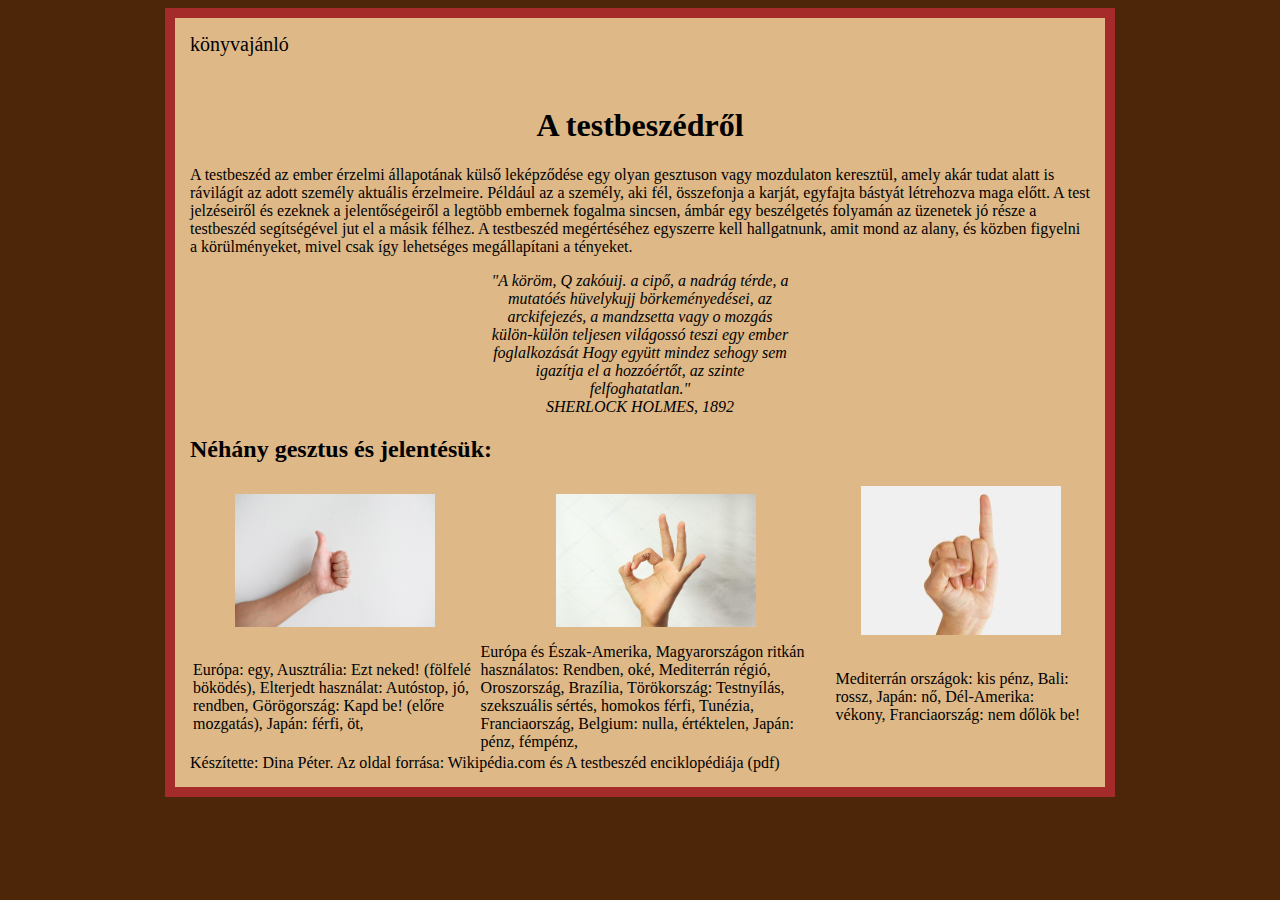
<file: index.html>
<!DOCTYPE html>
<html lang="en">
<head>
    <meta charset="UTF-8">
    <meta name="viewport" content="width=device-width, initial-scale=1.0">
    <link rel="stylesheet" href="Testbeszed.css" type="text/css">
    <title>Testbeszéd</title>
</head>
<body>
    <div class="oldal">
        <div class="menu">
            <a href="könyvajánló.html">könyvajánló</a>
        </div>
        <div class="tartalom">
            <h1>A testbeszédről</h1>
            <p>A testbeszéd az ember érzelmi állapotának külső leképződése egy olyan gesztuson vagy mozdulaton keresztül, amely akár tudat alatt is rávilágít az adott személy aktuális érzelmeire. Például az a személy, aki fél, összefonja a karját, egyfajta bástyát létrehozva maga előtt. A test jelzéseiről és ezeknek a jelentőségeiről a legtöbb embernek fogalma sincsen, ámbár egy beszélgetés folyamán az üzenetek jó része a testbeszéd segítségével jut el a másik félhez. A testbeszéd megértéséhez egyszerre kell hallgatnunk, amit mond az alany, és közben figyelni a körülményeket, mivel csak így lehetséges megállapítani a tényeket.</p>
            <p class="idezet">"A köröm, Q zakóuij. a cipő, a nadrág térde, a mutatóés hüvelykujj börkeményedései, az arckifejezés, a mandzsetta
            vagy o mozgás külön-külön teljesen világossó teszi
            egy ember foglalkozását Hogy együtt mindez sehogy sem
            igazítja el a hozzóértőt, az szinte felfoghatatlan."<br>
            SHERLOCK HOLMES, 1892</p>
            <h2>Néhány gesztus és jelentésük:</h2>
            <table>
                <tr id="sor">
                    <td>
                        <img src="gesztus1.jpg" alt="rendben" title="rendben">
                    </td>
                    <td>
                        <img src="gesztus2.jpg" alt="oké" title="oké">
                    </td>
                    <td>
                        <img src="gesztus3.jpg" alt="kis pénz" title="kis pénz">
                    </td>
                </tr>
                <tr>
                    <td>
                        Európa: egy,
                        Ausztrália: Ezt neked! (fölfelé böködés),
                        Elterjedt használat: Autóstop, jó, rendben,
                        Görögország: Kapd be! (előre mozgatás),
                        Japán: férfi, öt,
                    </td>
                    <td>
                        Európa és Észak-Amerika, Magyarországon ritkán használatos: Rendben, oké,
                        Mediterrán régió, Oroszország, Brazília, Törökország: Testnyílás, szekszuális sértés, homokos férfi,
                        Tunézia, Franciaország, Belgium: nulla, értéktelen,
                        Japán: pénz, fémpénz,
                    </td>
                    <td>
                        Mediterrán országok: kis pénz,
                        Bali: rossz,
                        Japán: nő,
                        Dél-Amerika: vékony,
                        Franciaország: nem dőlök be!
                    </td>
                </tr>
            </table>
            <footer>
                Készítette: Dina Péter.
                Az oldal forrása: <a href="https://hu.wikipedia.org/wiki/Testbesz%C3%A9d">Wikipédia.com</a> és <a href="http://users.atw.hu/joecocker/Konyvek!/Alan%20Pease%20&%20Barbara%20Pease%20-%20A%20nonverbalis%20metakommunikaco%20enciklopediaja.pdf" target="_blank">A testbeszéd enciklopédiája (pdf)</a>
            </footer>
        </div>
    </div>
</body>
</html>
</file>
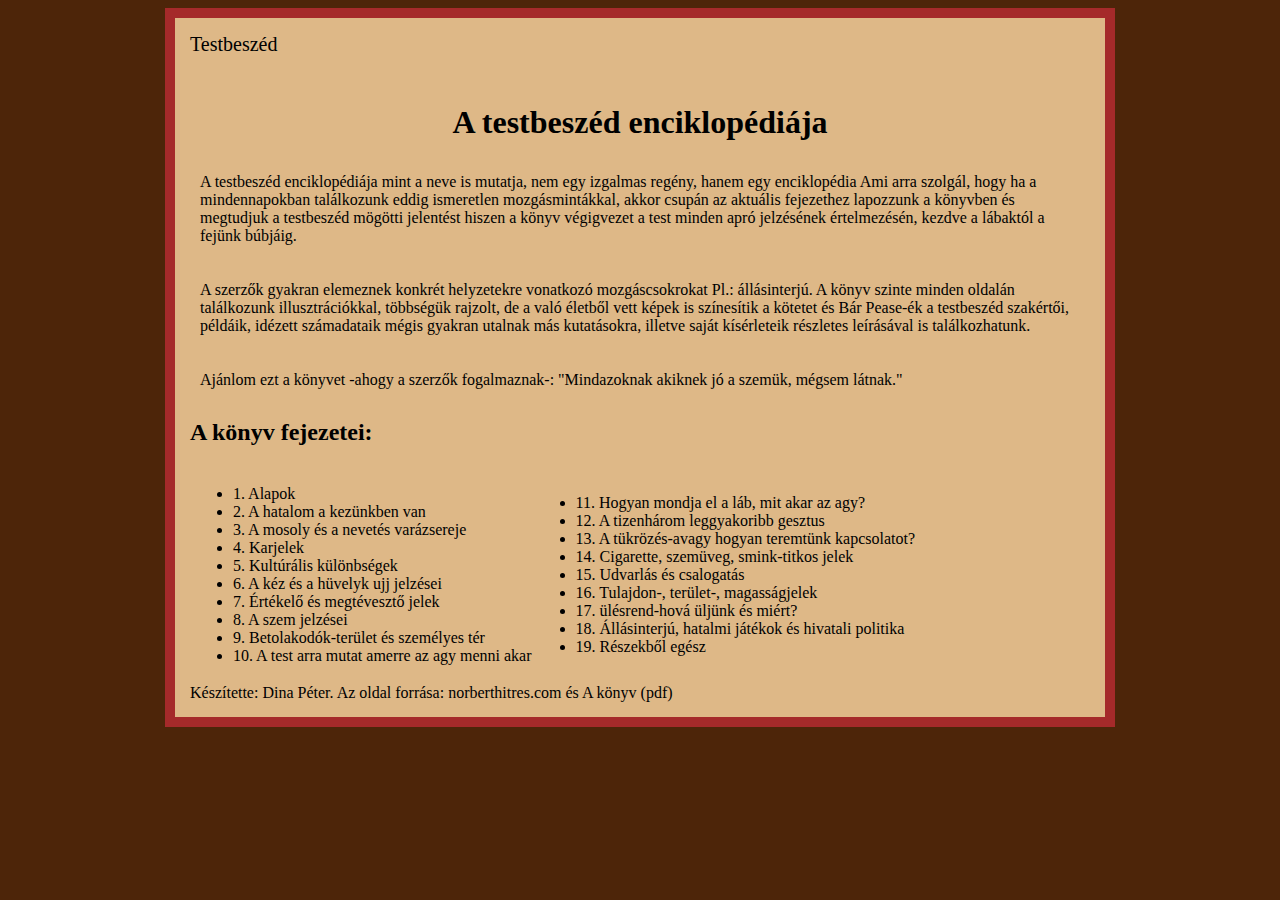
<file: könyvajánló.html>
<!DOCTYPE html>
<html lang="en">
<head>
    <meta charset="UTF-8">
    <meta name="viewport" content="width=device-width, initial-scale=1.0">
    <link rel="stylesheet" href="könyvajánló.css" type="text/css">
    <title>A testbeszéd enciklopédiája</title>
</head>
<body>
    <div class="oldal">
        <div class="menu">
            <a href="index.html">Testbeszéd</a>
        </div>
        <div class="tartalom">
            <h1>A testbeszéd enciklopédiája</h1>
            <p>A testbeszéd enciklopédiája mint a neve is mutatja, nem egy izgalmas regény, hanem egy enciklopédia 
            Ami arra szolgál, hogy ha a mindennapokban találkozunk eddig ismeretlen mozgásmintákkal, akkor csupán az aktuális fejezethez lapozzunk a könyvben és megtudjuk a testbeszéd mögötti jelentést hiszen a könyv végigvezet a test minden apró jelzésének értelmezésén, kezdve a lábaktól a fejünk búbjáig.</p>
            <p>A szerzők gyakran elemeznek konkrét helyzetekre vonatkozó mozgáscsokrokat Pl.: állásinterjú. A könyv szinte minden oldalán találkozunk illusztrációkkal, többségük rajzolt, de a való életből vett képek is színesítik a kötetet és Bár Pease-ék a testbeszéd szakértői, példáik, idézett számadataik mégis gyakran utalnak más kutatásokra, illetve saját kísérleteik részletes leírásával is találkozhatunk.</p>
            <p>Ajánlom ezt a könyvet -ahogy a szerzők fogalmaznak-: "Mindazoknak akiknek jó a szemük, mégsem látnak."</p>
            <h2>A könyv fejezetei:</h2>
            <table>
                <tr>
                    <td>
                        <ul>
                            <li>1. Alapok</li>
                            <li>2. A hatalom a kezünkben van</li>
                            <li>3. A mosoly és a nevetés varázsereje</li>
                            <li>4. Karjelek</li>
                            <li>5. Kultúrális különbségek</li>
                            <li>6. A kéz és a hüvelyk ujj jelzései</li>
                            <li>7. Értékelő és megtévesztő jelek</li>
                            <li>8. A szem jelzései</li>
                            <li>9. Betolakodók-terület és személyes tér</li>
                            <li>10. A test arra mutat amerre az agy menni akar</li>
                        </ul>
                    </td>
                    <td>
                        <ul>
                            <li>11. Hogyan mondja el a láb, mit akar az agy?</li>
                            <li>12. A tizenhárom leggyakoribb gesztus</li>
                            <li>13. A tükrözés-avagy hogyan teremtünk kapcsolatot?</li>
                            <li>14. Cigarette, szemüveg, smink-titkos jelek</li>
                            <li>15. Udvarlás és csalogatás</li>
                            <li>16. Tulajdon-, terület-, magasságjelek</li>
                            <li>17. ülésrend-hová üljünk és miért?</li>
                            <li>18. Állásinterjú, hatalmi játékok és hivatali politika</li>
                            <li>19. Részekből egész</li>
                        </ul>
                    </td>
                </tr>
            </table>
            <footer>
                Készítette: Dina Péter.
                Az oldal forrása: <a href="https://norberthires.com/a-testbeszed-enciklopediaja/" target="_blank">norberthitres.com</a> és <a href="http://users.atw.hu/joecocker/Konyvek!/Alan%20Pease%20&%20Barbara%20Pease%20-%20A%20nonverbalis%20metakommunikaco%20enciklopediaja.pdf" target="_blank">A könyv (pdf)</a>
            </footer>
        </div>
    </div>
</body>
</html>
</file>
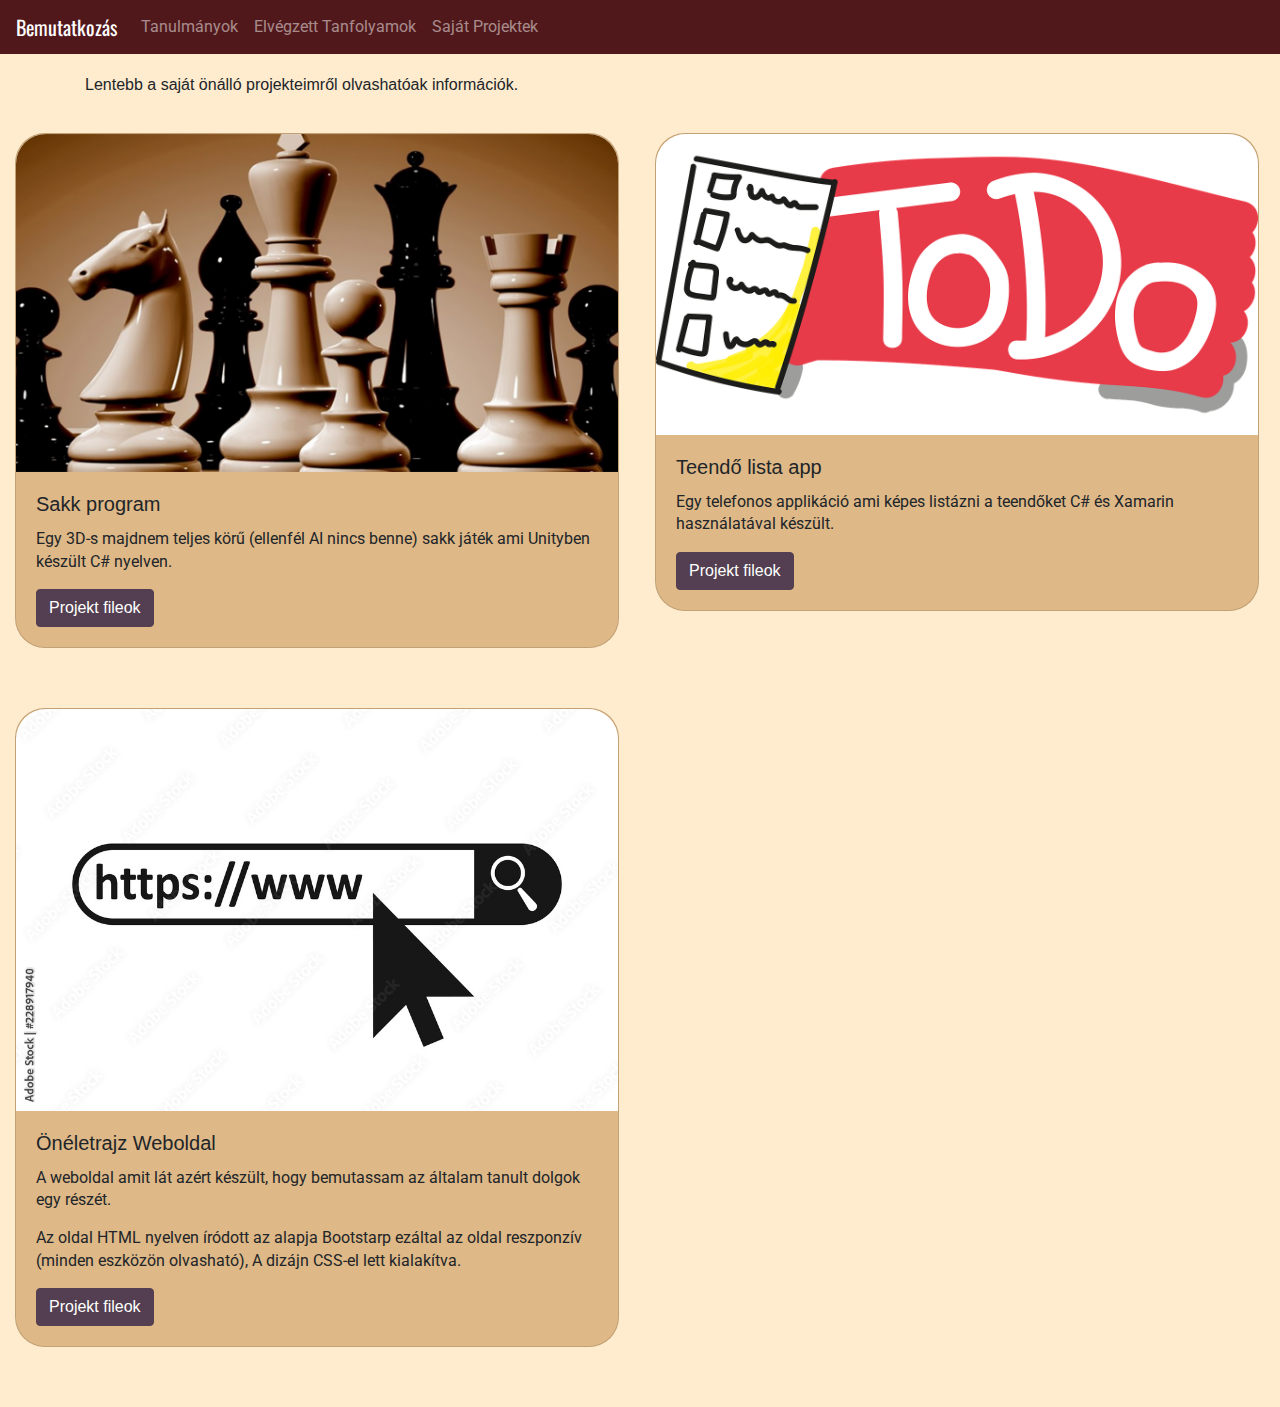
<file: Projektek.html>
<!DOCTYPE html>
<html lang="en">
<head>
    <meta charset="UTF-8">
    <meta name="viewport" content="width=device-width, initial-scale=1.0">
    <!-- Bootstrap CSS -->
    <link rel="stylesheet" href="Bootstrap/bootstrap/css/bootstrap.min.css">

    <!-- Kezdőállapothoz tartozó css -->
    <link rel="stylesheet" href="css/style3.css">

    <link rel="stylesheet" href="Bootstrap/premade.min.css">
    <title>Saját projektek</title>
</head>
<body>
    <!-- Navigáció -->
    <nav class="navbar navbar-expand-md navbar-dark fixed-top bg-dark sticky-top">
        <a class="navbar-brand" href="index.html">Bemutatkozás</a>
        <button class="navbar-toggler" type="button" data-toggle="collapse" data-target="#navbarsExampleDefault"
            aria-controls="navbarsExampleDefault" aria-expanded="false" aria-label="Toggle navigation">
            <span class="navbar-toggler-icon"></span>
        </button>

        <div class="collapse navbar-collapse" id="navbar">
            <ul class="navbar-nav mr-auto">
                <li class="nav-item">
                    <a class="nav-link" href="Tanulmányok.html">Tanulmányok</a>
                  </li>
                  <li class="nav-item">
                    <a class="nav-link" href="Tanfolyamok.html">Elvégzett Tanfolyamok</a>
                  </li>
                  <li class="nav-item">
                    <a class="nav-link" href="Projektek.html">Saját Projektek</a>
                  </li>
            </ul>
        </div>
    </nav>

    <!-- Tartalom -->
    <section>
        <div class="container">
            <a class="anchor"></a>
            <div class="row">
                <div class="col-md-8">
                    <p>Lentebb a saját önálló projekteimről olvashatóak információk.</p>
                </div>
            </div>
        </div>
    </section>

    <div class="row tartalom">
        <div class="col-sm-6">
            <div class="card">
                <img class="card-img-top" src="sakk.png" alt="Card image cap">
                <div class="card-body">
                    <h5 class="card-title">Sakk program</h5>
                    <p class="card-text">Egy 3D-s majdnem teljes körű (ellenfél AI nincs benne) sakk játék ami Unityben készült C# nyelven.</p>
                    <a href="https://github.com/DinaPeter/sakk.git" target="_blank" class="btn btn-primary">Projekt fileok</a>
                </div>
            </div>
        </div>
        <div class="col-sm-6">
            <div class="card">
                <img class="card-img-top" src="todo.jpg" alt="Card image cap">
                <div class="card-body">
                    <h5 class="card-title">Teendő lista app</h5>
                    <p class="card-text">Egy telefonos applikáció ami képes listázni a teendőket C# és Xamarin használatával készült.</p>
                    <a href="https://github.com/DinaPeter/todo.git" target="_blank" class="btn btn-primary">Projekt fileok</a>
                </div>
            </div>
        </div>
    </div>
    <div class="row tartalom">
        <div class="col-sm-6">
            <div class="card">
                <img class="card-img-top" src="web.png" alt="Card image cap">
                <div class="card-body">
                    <h5 class="card-title">Önéletrajz Weboldal</h5>
                    <p class="card-text">A weboldal amit lát azért készült, hogy bemutassam az általam tanult dolgok egy részét.</p>
                    <p class="card-text">Az oldal HTML nyelven íródott az alapja Bootstarp ezáltal az oldal reszponzív (minden eszközön olvasható), A dizájn CSS-el lett kialakítva.</p>
                    <a href="https://github.com/DinaPeter/DinaPeter.github.io.git" target="_blank" class="btn btn-primary">Projekt fileok</a>
                </div>
            </div>
        </div>
    </div>
</body>
</html>
</file>
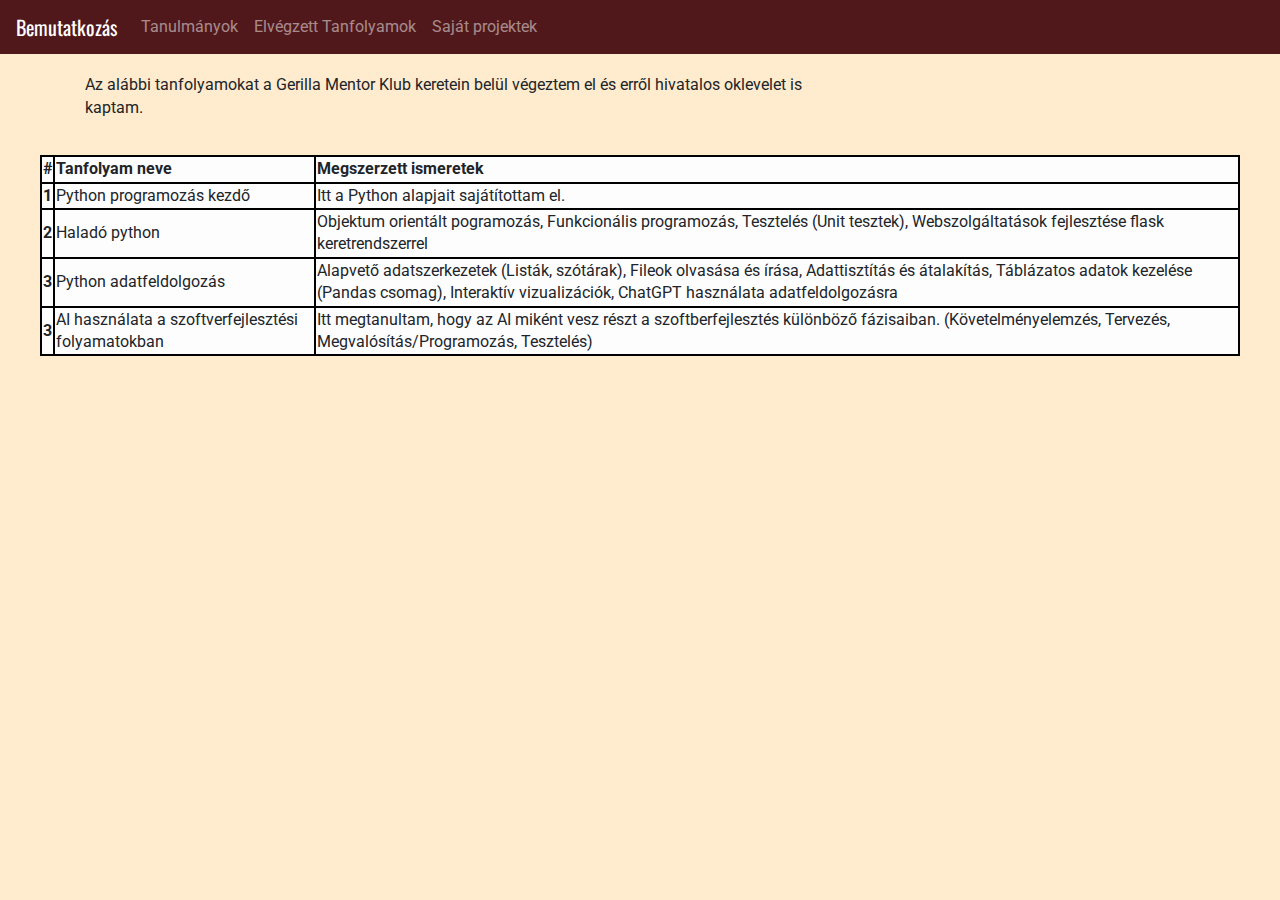
<file: Tanfolyamok.html>
<!DOCTYPE html>
<html lang="en">
<head>
    <meta charset="UTF-8">
    <meta name="viewport" content="width=device-width, initial-scale=1.0">

    <!-- Bootstrap CSS -->
    <link rel="stylesheet" href="Bootstrap/bootstrap/css/bootstrap.min.css">

    <!-- Kezdőállapothoz tartozó css -->
    <link rel="stylesheet" href="css/style2.css">

    <link rel="stylesheet" href="Bootstrap/premade.min.css">
    <title>Elvégzett Tanfolyamok</title>
</head>
<body>
    <!-- Navigáció -->
    <nav class="navbar navbar-expand-md navbar-dark fixed-top bg-dark sticky-top">
        <a class="navbar-brand" href="index.html">Bemutatkozás</a>
        <button class="navbar-toggler" type="button" data-toggle="collapse" data-target="#navbarsExampleDefault"
            aria-controls="navbarsExampleDefault" aria-expanded="false" aria-label="Toggle navigation">
            <span class="navbar-toggler-icon"></span>
        </button>

        <div class="collapse navbar-collapse" id="navbar">
            <ul class="navbar-nav mr-auto">
                <li class="nav-item">
                    <a class="nav-link" href="Tanulmányok.html">Tanulmányok</a>
                  </li>
                  <li class="nav-item">
                    <a class="nav-link" href="Tanfolyamok.html">Elvégzett Tanfolyamok</a>
                  </li>
                  <li class="nav-item">
                    <a class="nav-link" href="Projektek.html">Saját projektek</a>
                  </li>
            </ul>
        </div>
    </nav>

    <!-- Tartalom -->
    <section>
        <div class="container">
            <a class="anchor"></a>
            <div class="row">
                <div class="col-md-8">
                    <p>Az alábbi tanfolyamokat a Gerilla Mentor Klub keretein belül végeztem el és erről hivatalos oklevelet is kaptam.</p>
                </div>
            </div>
        </div>
    </section>

<table class="table-light">
  <thead>
    <tr>
      <th scope="col">#</th>
      <th scope="col">Tanfolyam neve</th>
      <th scope="col">Megszerzett ismeretek</th>
    </tr>
  </thead>
  <tbody>
    <tr>
      <th scope="row">1</th>
      <td>Python programozás kezdő</td>
      <td>Itt a Python alapjait sajátítottam el.</td>
    </tr>
    <tr>
      <th scope="row">2</th>
      <td>Haladó python</td>
      <td>Objektum orientált pogramozás, Funkcionális programozás, Tesztelés (Unit tesztek), Webszolgáltatások fejlesztése flask keretrendszerrel</td>
    </tr>
    <tr>
      <th scope="row">3</th>
      <td>Python adatfeldolgozás</td>
      <td>Alapvető adatszerkezetek (Listák, szótárak), Fileok olvasása és írása, Adattisztítás és átalakítás, Táblázatos adatok kezelése (Pandas csomag), Interaktív vizualizációk, ChatGPT használata adatfeldolgozásra</td>
    </tr>
    <tr>
      <th scope="row">3</th>
      <td>AI használata a szoftverfejlesztési folyamatokban</td>
      <td>Itt megtanultam, hogy az AI miként vesz részt a szoftberfejlesztés különböző fázisaiban. (Követelményelemzés, Tervezés, Megvalósítás/Programozás, Tesztelés)</td>
    </tr>
  </tbody>
</table>
</body>
</html>
</file>
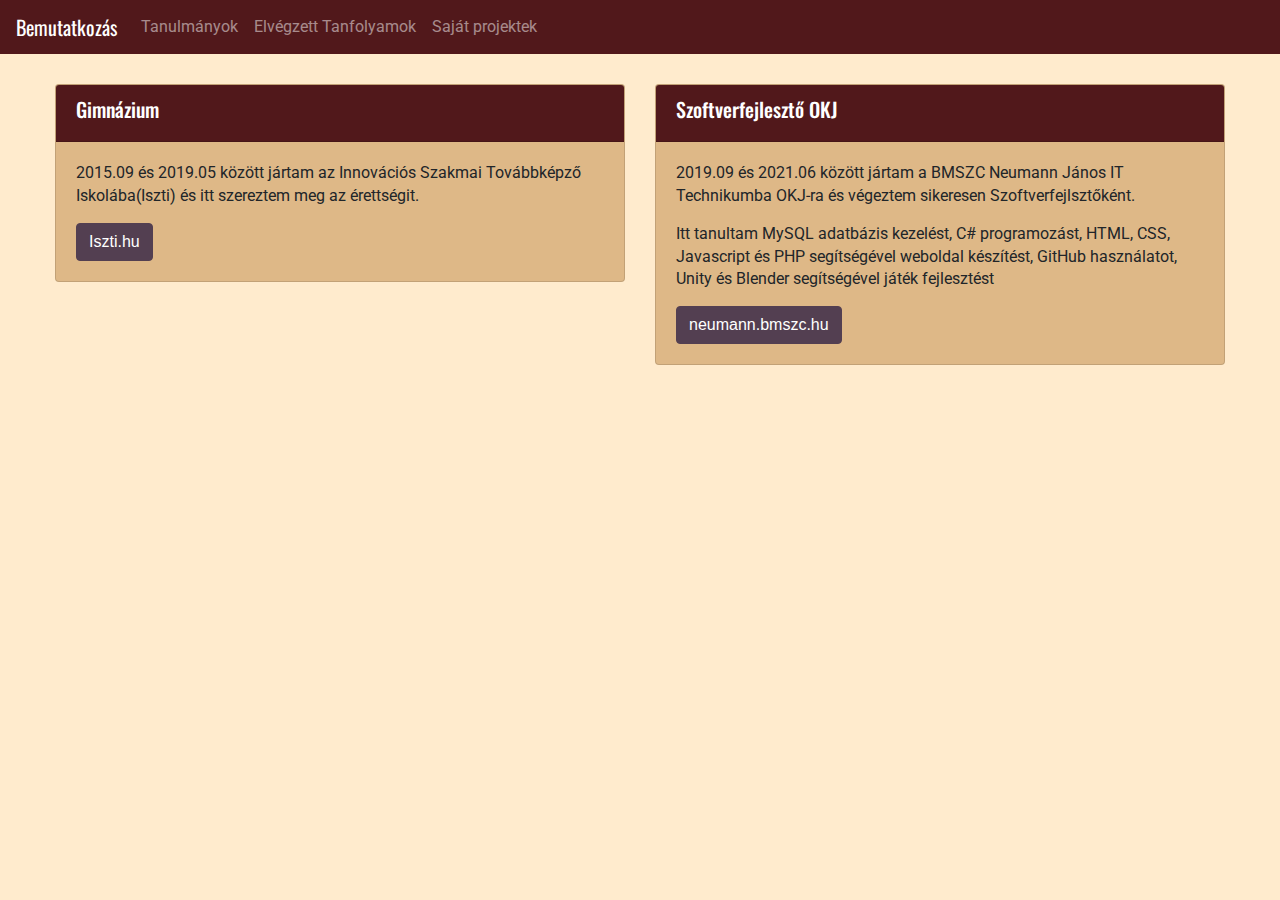
<file: Tanulmányok.html>
<!DOCTYPE html>
<html lang="en">
<head>
    <meta charset="UTF-8">
    <meta name="viewport" content="width=device-width, initial-scale=1.0">

    <!-- Bootstrap CSS -->
    <link rel="stylesheet" href="Bootstrap/bootstrap/css/bootstrap.min.css">

    <!-- Kezdőállapothoz tartozó css -->
    <link rel="stylesheet" href="css/style1.css">

    <link rel="stylesheet" href="Bootstrap/premade.min.css">
    <title>Dina Péter Önéletrajz</title>
    <title>Tanulmányok</title>
</head>
<body>
    <!-- Navigáció -->
    <nav class="navbar navbar-expand-md navbar-dark fixed-top bg-dark sticky-top">
        <a class="navbar-brand" href="index.html">Bemutatkozás</a>
        <button class="navbar-toggler" type="button" data-toggle="collapse" data-target="#navbarsExampleDefault"
            aria-controls="navbarsExampleDefault" aria-expanded="false" aria-label="Toggle navigation">
            <span class="navbar-toggler-icon"></span>
        </button>

        <div class="collapse navbar-collapse" id="navbar">
            <ul class="navbar-nav mr-auto">
                <li class="nav-item">
                    <a class="nav-link" href="Tanulmányok.html">Tanulmányok</a>
                  </li>
                  <li class="nav-item">
                    <a class="nav-link" href="Tanfolyamok.html">Elvégzett Tanfolyamok</a>
                  </li>
                  <li class="nav-item">
                    <a class="nav-link" href="Projektek.html">Saját projektek</a>
                  </li>
            </ul>
        </div>
    </nav>

    <!-- Tartalom -->
<div class="row tartalom">
    <div class="col-sm-6">
        <div class="card">
            <div class="card-header">
                <h5>Gimnázium</h5>
            </div>
            <div class="card-body">
                <p class="card-text">2015.09 és 2019.05 között jártam az Innovációs Szakmai Továbbképző Iskolába(Iszti) és itt szereztem meg az érettségit.</p>
                <a href="https://www.iszti.hu/" class="btn btn-primary">Iszti.hu</a>
            </div>
        </div>
    </div>
    <div class="col-sm-6">
        <div class="card">
            <div class="card-header">
                <h5>Szoftverfejlesztő OKJ</h5>
            </div>
            <div class="card-body">
                <p class="card-text">2019.09 és 2021.06 között jártam a BMSZC Neumann János IT Technikumba OKJ-ra és végeztem sikeresen Szoftverfejlsztőként.</p>
                <p class="card-text">Itt tanultam MySQL adatbázis kezelést, C# programozást, HTML, CSS, Javascript és PHP segítségével weboldal készítést, GitHub használatot, Unity és Blender segítségével játék fejlesztést</p>
                <a href="https://neumann.bmszc.hu/" class="btn btn-primary">neumann.bmszc.hu</a>
            </div>
        </div>
    </div>
</div>
</body>
</html>
</file>
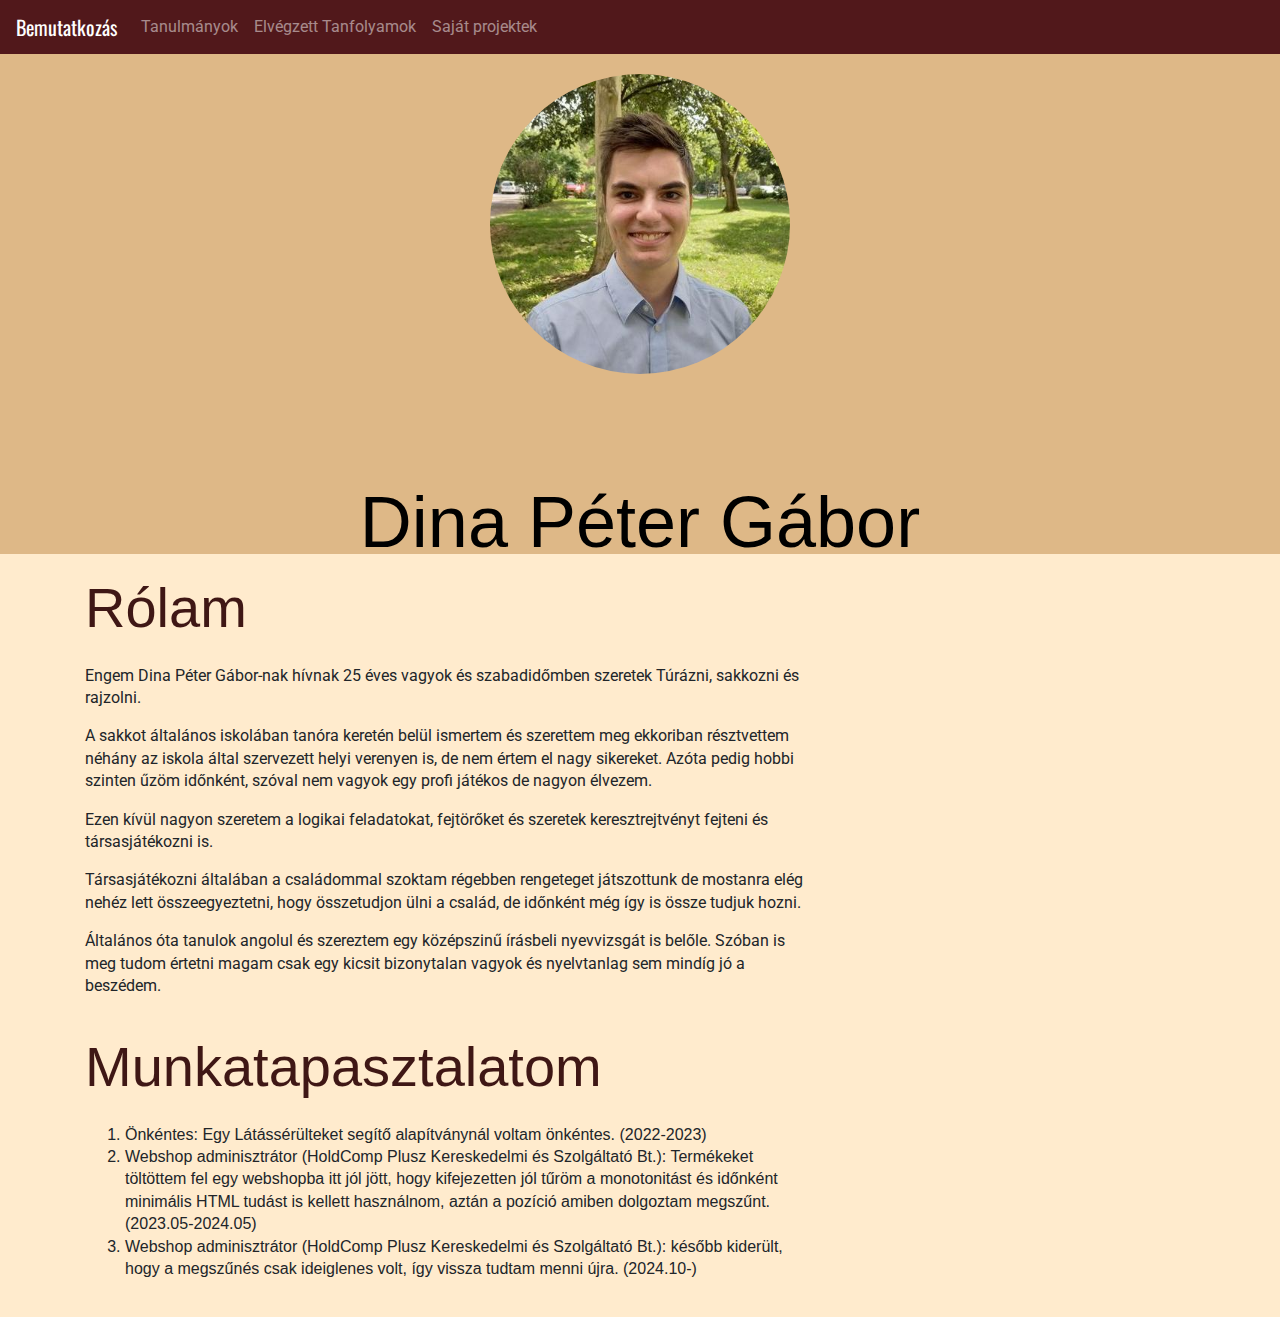
<file: önéletrajz weblap/Főoldal.html>
<!DOCTYPE html>
<html lang="hu-HU">
<head>
    <meta charset="UTF-8">
    <meta http-equiv="X-UA-Compatible" content="IE=edge">
    <meta name="viewport" content="width=device-width, initial-scale=1.0">

    <!-- Bootstrap CSS -->
    <link rel="stylesheet" href="Bootstrap/bootstrap/css/bootstrap.min.css">

    <!-- Kezdőállapothoz tartozó css -->
    <link rel="stylesheet" href="css/style.css">

    <link rel="stylesheet" href="Bootstrap/premade.min.css">
    <title>Dina Péter Önéletrajz</title>
</head>
<body>

    <!-- Navigáció -->
    <nav class="navbar navbar-expand-md navbar-dark fixed-top bg-dark sticky-top">
        <a class="navbar-brand" href="Főoldal.html">Bemutatkozás</a>
        <button class="navbar-toggler" type="button" data-toggle="collapse" data-target="#navbarsExampleDefault"
            aria-controls="navbarsExampleDefault" aria-expanded="false" aria-label="Toggle navigation">
            <span class="navbar-toggler-icon"></span>
        </button>

        <div class="collapse navbar-collapse" id="navbar">
            <ul class="navbar-nav mr-auto">
                <li class="nav-item">
                    <a class="nav-link" href="Tanulmányok.html">Tanulmányok</a>
                  </li>
                  <li class="nav-item">
                    <a class="nav-link" href="Tanfolyamok.html">Elvégzett Tanfolyamok</a>
                  </li>
                  <li class="nav-item">
                    <a class="nav-link" href="Projektek.html">Saját projektek</a>
                  </li>
            </ul>
        </div>
    </nav>

    <!-- Fejléc -->
    <section class="fejlec">
        <div class="container-fluid h-100">
            <div class="d-flex h-100 mw-100">
                <div class="w-100">
                    <div class="fejlec-szoveg">
                        <h1 class="display-3">Dina Péter Gábor</h1>
                    </div>
                    <img class="fejlec-kep" src="photo.jpeg" alt="Dina Péter">
                </div>
            </div>
        </div>
    </section>

    <!-- Tartalom -->
    <section>
        <div class="container">
            <a class="anchor"></a>
            <h2 class="display-4">Rólam</h2>
            <div class="row">
                <div class="col-md-8">
                    <p>Engem Dina Péter Gábor-nak hívnak 25 éves vagyok és szabadidőmben szeretek Túrázni, sakkozni és rajzolni.</p>
                    <p>A sakkot általános iskolában tanóra keretén belül ismertem és szerettem meg ekkoriban résztvettem néhány az iskola által szervezett helyi verenyen is, de nem értem el nagy sikereket.
                        Azóta pedig hobbi szinten űzöm időnként, szóval nem vagyok egy profi játékos de nagyon élvezem.
                    </p>
                    <p>Ezen kívül nagyon szeretem a logikai feladatokat, fejtörőket és szeretek keresztrejtvényt fejteni és társasjátékozni is.</p>
                    <p>Társasjátékozni általában a családommal szoktam régebben rengeteget játszottunk de mostanra elég nehéz lett összeegyeztetni, hogy összetudjon ülni a család,
                         de időnként még így is össze tudjuk hozni.</p>
                    <p>Általános óta tanulok angolul és szereztem egy középszinű írásbeli nyevvizsgát is belőle. Szóban is meg tudom értetni magam csak egy kicsit bizonytalan vagyok és nyelvtanlag sem mindíg jó a beszédem.</p>
                </div>
            </div>
        </div>
    </section>

    <section>
        <div class="container">
            <a class="anchor"></a>
            <h2 class="display-4">Munkatapasztalatom</h2>
            <div class="row">
                <div class="col-md-8">
                    <ol>
                        <li>Önkéntes: Egy Látássérülteket segítő alapítványnál voltam önkéntes. (2022-2023)</li>
                        <li>Webshop adminisztrátor (HoldComp Plusz Kereskedelmi és Szolgáltató Bt.): Termékeket töltöttem fel egy webshopba itt jól jött, hogy kifejezetten jól tűröm a monotonitást és időnként minimális HTML tudást is kellett használnom,
                             aztán a pozíció amiben dolgoztam megszűnt. (2023.05-2024.05)</li>
                        <li>Webshop adminisztrátor (HoldComp Plusz Kereskedelmi és Szolgáltató Bt.): később kiderült, hogy a megszűnés csak ideiglenes volt, így vissza tudtam menni újra. (2024.10-)</li>
                    </ol>
                </div>
            </div>
        </div>
    </section>
</body>
</html>
</file>
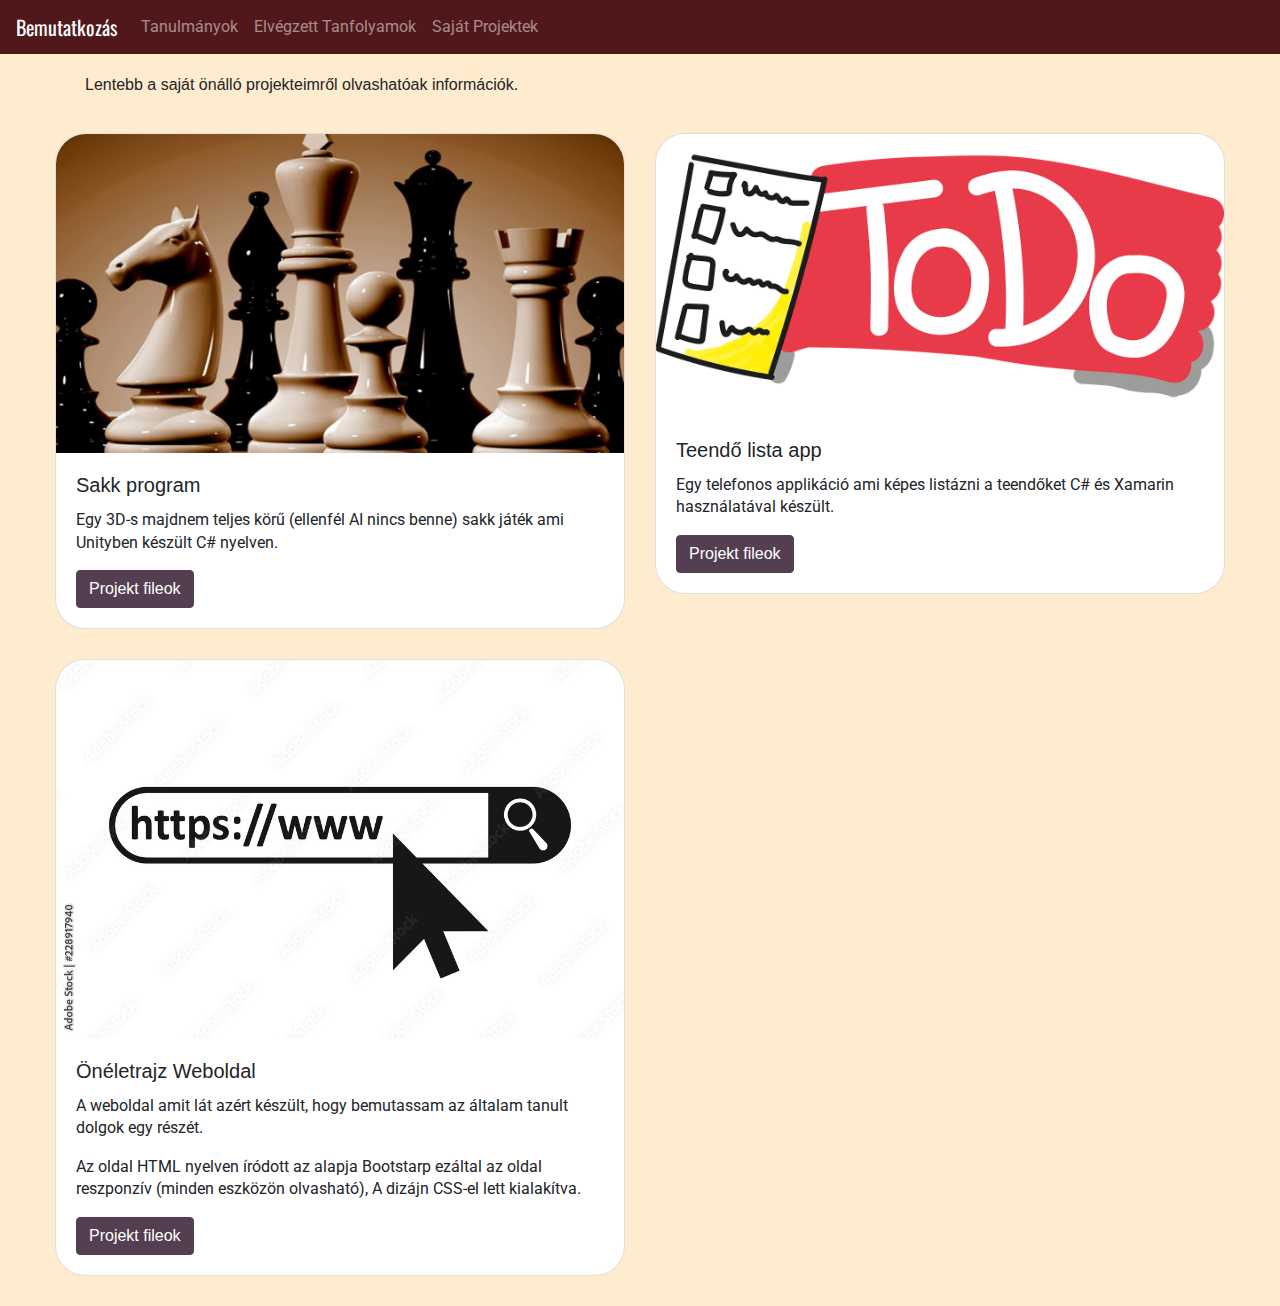
<file: önéletrajz weblap/Projektek.html>
<!DOCTYPE html>
<html lang="en">
<head>
    <meta charset="UTF-8">
    <meta name="viewport" content="width=device-width, initial-scale=1.0">
    <!-- Bootstrap CSS -->
    <link rel="stylesheet" href="Bootstrap/bootstrap/css/bootstrap.min.css">

    <!-- Kezdőállapothoz tartozó css -->
    <link rel="stylesheet" href="css/style3.css">

    <link rel="stylesheet" href="Bootstrap/premade.min.css">
    <title>Saját projektek</title>
</head>
<body>
    <!-- Navigáció -->
    <nav class="navbar navbar-expand-md navbar-dark fixed-top bg-dark sticky-top">
        <a class="navbar-brand" href="Főoldal.html">Bemutatkozás</a>
        <button class="navbar-toggler" type="button" data-toggle="collapse" data-target="#navbarsExampleDefault"
            aria-controls="navbarsExampleDefault" aria-expanded="false" aria-label="Toggle navigation">
            <span class="navbar-toggler-icon"></span>
        </button>

        <div class="collapse navbar-collapse" id="navbar">
            <ul class="navbar-nav mr-auto">
                <li class="nav-item">
                    <a class="nav-link" href="Tanulmányok.html">Tanulmányok</a>
                  </li>
                  <li class="nav-item">
                    <a class="nav-link" href="Tanfolyamok.html">Elvégzett Tanfolyamok</a>
                  </li>
                  <li class="nav-item">
                    <a class="nav-link" href="Projektek.html">Saját Projektek</a>
                  </li>
            </ul>
        </div>
    </nav>

    <!-- Tartalom -->
    <section>
        <div class="container">
            <a class="anchor"></a>
            <div class="row">
                <div class="col-md-8">
                    <p>Lentebb a saját önálló projekteimről olvashatóak információk.</p>
                </div>
            </div>
        </div>
    </section>

    <div class="row tartalom">
        <div class="col-sm-6">
            <div class="card">
                <img class="card-img-top" src="sakk.png" alt="Card image cap">
                <div class="card-body">
                    <h5 class="card-title">Sakk program</h5>
                    <p class="card-text">Egy 3D-s majdnem teljes körű (ellenfél AI nincs benne) sakk játék ami Unityben készült C# nyelven.</p>
                    <a href="https://github.com/DinaPeter/sakk.git" target="_blank" class="btn btn-primary">Projekt fileok</a>
                </div>
            </div>
        </div>
        <div class="col-sm-6">
            <div class="card">
                <img class="card-img-top" src="todo.jpg" alt="Card image cap">
                <div class="card-body">
                    <h5 class="card-title">Teendő lista app</h5>
                    <p class="card-text">Egy telefonos applikáció ami képes listázni a teendőket C# és Xamarin használatával készült.</p>
                    <a href="https://github.com/DinaPeter/todo.git" target="_blank" class="btn btn-primary">Projekt fileok</a>
                </div>
            </div>
        </div>
    </div>
    <div class="row tartalom">
        <div class="col-sm-6">
            <div class="card">
                <img class="card-img-top" src="web.png" alt="Card image cap">
                <div class="card-body">
                    <h5 class="card-title">Önéletrajz Weboldal</h5>
                    <p class="card-text">A weboldal amit lát azért készült, hogy bemutassam az általam tanult dolgok egy részét.</p>
                    <p class="card-text">Az oldal HTML nyelven íródott az alapja Bootstarp ezáltal az oldal reszponzív (minden eszközön olvasható), A dizájn CSS-el lett kialakítva.</p>
                    <a href="https://github.com/DinaPeter/webpage.git" target="_blank" class="btn btn-primary">Projekt fileok</a>
                </div>
            </div>
        </div>
    </div>
</body>
</html>
</file>
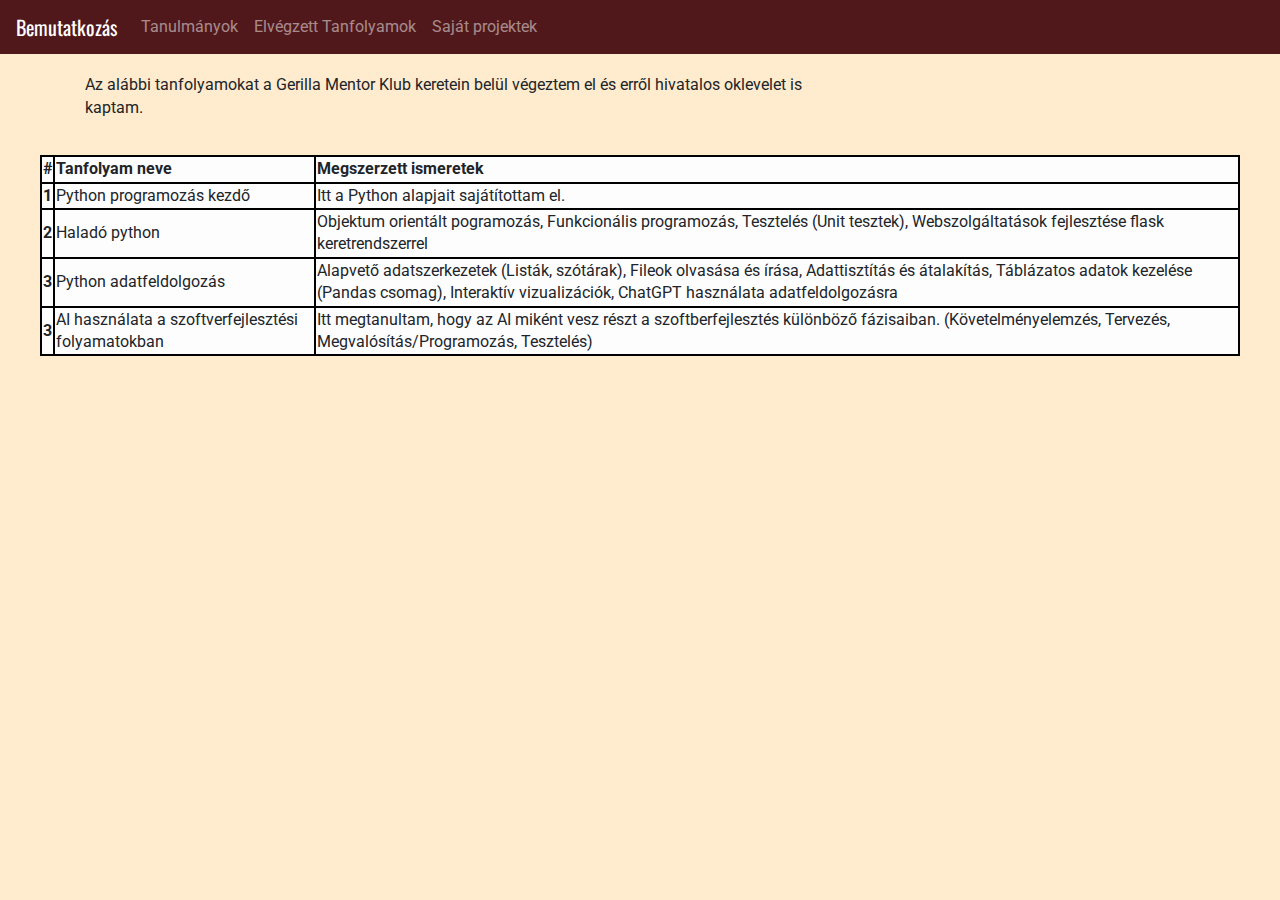
<file: önéletrajz weblap/Tanfolyamok.html>
<!DOCTYPE html>
<html lang="en">
<head>
    <meta charset="UTF-8">
    <meta name="viewport" content="width=device-width, initial-scale=1.0">

    <!-- Bootstrap CSS -->
    <link rel="stylesheet" href="Bootstrap/bootstrap/css/bootstrap.min.css">

    <!-- Kezdőállapothoz tartozó css -->
    <link rel="stylesheet" href="css/style2.css">

    <link rel="stylesheet" href="Bootstrap/premade.min.css">
    <title>Elvégzett Tanfolyamok</title>
</head>
<body>
    <!-- Navigáció -->
    <nav class="navbar navbar-expand-md navbar-dark fixed-top bg-dark sticky-top">
        <a class="navbar-brand" href="Főoldal.html">Bemutatkozás</a>
        <button class="navbar-toggler" type="button" data-toggle="collapse" data-target="#navbarsExampleDefault"
            aria-controls="navbarsExampleDefault" aria-expanded="false" aria-label="Toggle navigation">
            <span class="navbar-toggler-icon"></span>
        </button>

        <div class="collapse navbar-collapse" id="navbar">
            <ul class="navbar-nav mr-auto">
                <li class="nav-item">
                    <a class="nav-link" href="Tanulmányok.html">Tanulmányok</a>
                  </li>
                  <li class="nav-item">
                    <a class="nav-link" href="Tanfolyamok.html">Elvégzett Tanfolyamok</a>
                  </li>
                  <li class="nav-item">
                    <a class="nav-link" href="Projektek.html">Saját projektek</a>
                  </li>
            </ul>
        </div>
    </nav>

    <!-- Tartalom -->
    <section>
        <div class="container">
            <a class="anchor"></a>
            <div class="row">
                <div class="col-md-8">
                    <p>Az alábbi tanfolyamokat a Gerilla Mentor Klub keretein belül végeztem el és erről hivatalos oklevelet is kaptam.</p>
                </div>
            </div>
        </div>
    </section>

<table class="table-light">
  <thead>
    <tr>
      <th scope="col">#</th>
      <th scope="col">Tanfolyam neve</th>
      <th scope="col">Megszerzett ismeretek</th>
    </tr>
  </thead>
  <tbody>
    <tr>
      <th scope="row">1</th>
      <td>Python programozás kezdő</td>
      <td>Itt a Python alapjait sajátítottam el.</td>
    </tr>
    <tr>
      <th scope="row">2</th>
      <td>Haladó python</td>
      <td>Objektum orientált pogramozás, Funkcionális programozás, Tesztelés (Unit tesztek), Webszolgáltatások fejlesztése flask keretrendszerrel</td>
    </tr>
    <tr>
      <th scope="row">3</th>
      <td>Python adatfeldolgozás</td>
      <td>Alapvető adatszerkezetek (Listák, szótárak), Fileok olvasása és írása, Adattisztítás és átalakítás, Táblázatos adatok kezelése (Pandas csomag), Interaktív vizualizációk, ChatGPT használata adatfeldolgozásra</td>
    </tr>
    <tr>
      <th scope="row">3</th>
      <td>AI használata a szoftverfejlesztési folyamatokban</td>
      <td>Itt megtanultam, hogy az AI miként vesz részt a szoftberfejlesztés különböző fázisaiban. (Követelményelemzés, Tervezés, Megvalósítás/Programozás, Tesztelés)</td>
    </tr>
  </tbody>
</table>
</body>
</html>
</file>
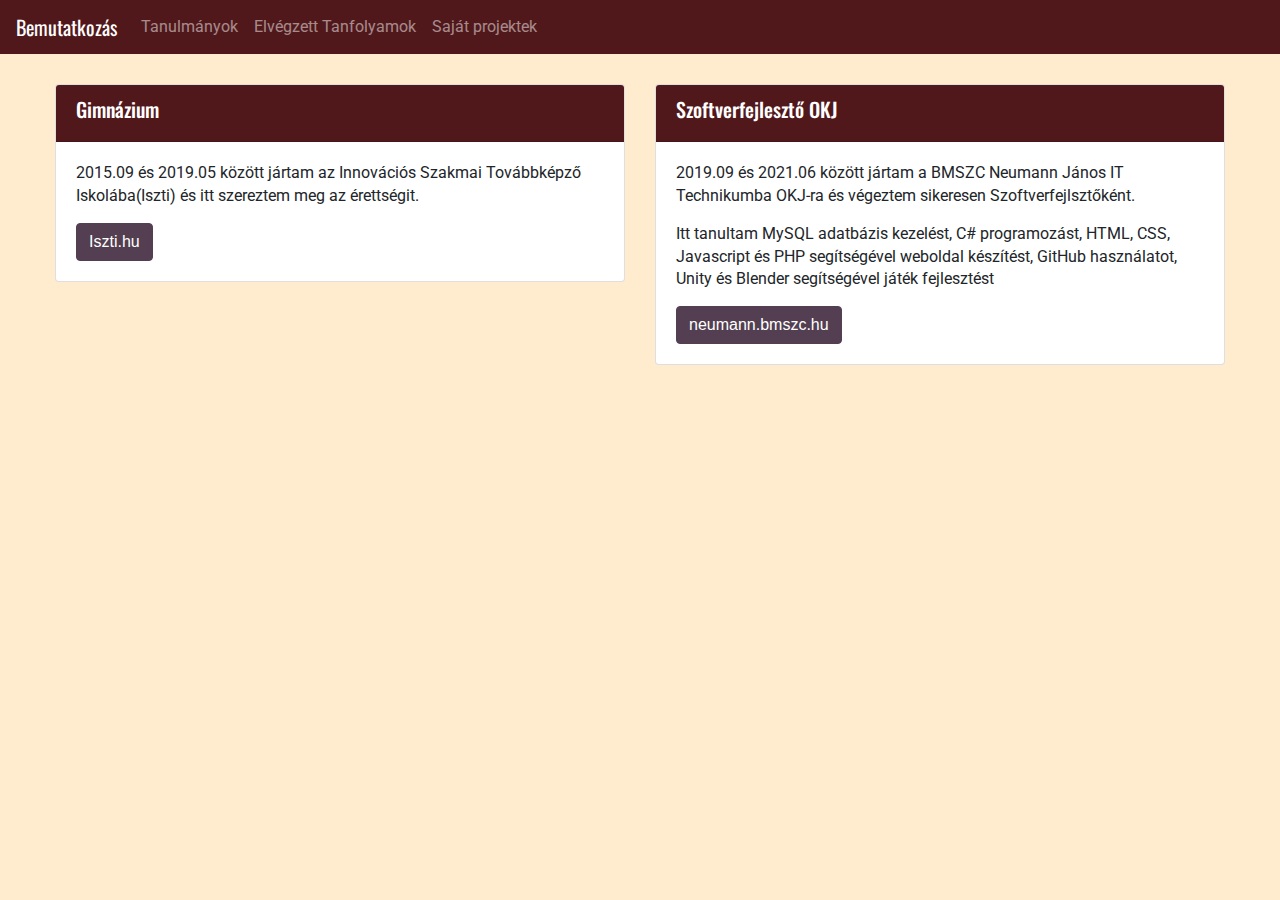
<file: önéletrajz weblap/Tanulmányok.html>
<!DOCTYPE html>
<html lang="en">
<head>
    <meta charset="UTF-8">
    <meta name="viewport" content="width=device-width, initial-scale=1.0">

    <!-- Bootstrap CSS -->
    <link rel="stylesheet" href="Bootstrap/bootstrap/css/bootstrap.min.css">

    <!-- Kezdőállapothoz tartozó css -->
    <link rel="stylesheet" href="css/style1.css">

    <link rel="stylesheet" href="Bootstrap/premade.min.css">
    <title>Dina Péter Önéletrajz</title>
    <title>Tanulmányok</title>
</head>
<body>
    <!-- Navigáció -->
    <nav class="navbar navbar-expand-md navbar-dark fixed-top bg-dark sticky-top">
        <a class="navbar-brand" href="Főoldal.html">Bemutatkozás</a>
        <button class="navbar-toggler" type="button" data-toggle="collapse" data-target="#navbarsExampleDefault"
            aria-controls="navbarsExampleDefault" aria-expanded="false" aria-label="Toggle navigation">
            <span class="navbar-toggler-icon"></span>
        </button>

        <div class="collapse navbar-collapse" id="navbar">
            <ul class="navbar-nav mr-auto">
                <li class="nav-item">
                    <a class="nav-link" href="Tanulmányok.html">Tanulmányok</a>
                  </li>
                  <li class="nav-item">
                    <a class="nav-link" href="Tanfolyamok.html">Elvégzett Tanfolyamok</a>
                  </li>
                  <li class="nav-item">
                    <a class="nav-link" href="Projektek.html">Saját projektek</a>
                  </li>
            </ul>
        </div>
    </nav>

    <!-- Tartalom -->
<div class="row tartalom">
    <div class="col-sm-6">
        <div class="card">
            <div class="card-header">
                <h5>Gimnázium</h5>
            </div>
            <div class="card-body">
                <p class="card-text">2015.09 és 2019.05 között jártam az Innovációs Szakmai Továbbképző Iskolába(Iszti) és itt szereztem meg az érettségit.</p>
                <a href="https://www.iszti.hu/" class="btn btn-primary">Iszti.hu</a>
            </div>
        </div>
    </div>
    <div class="col-sm-6">
        <div class="card">
            <div class="card-header">
                <h5>Szoftverfejlesztő OKJ</h5>
            </div>
            <div class="card-body">
                <p class="card-text">2019.09 és 2021.06 között jártam a BMSZC Neumann János IT Technikumba OKJ-ra és végeztem sikeresen Szoftverfejlsztőként.</p>
                <p class="card-text">Itt tanultam MySQL adatbázis kezelést, C# programozást, HTML, CSS, Javascript és PHP segítségével weboldal készítést, GitHub használatot, Unity és Blender segítségével játék fejlesztést</p>
                <a href="https://neumann.bmszc.hu/" class="btn btn-primary">neumann.bmszc.hu</a>
            </div>
        </div>
    </div>
</div>
</body>
</html>
</file>
<file: Testbeszed.css>
body{
    background-color: rgb(77, 37, 9);
}
.oldal{
    display: flex;
    flex-flow: wrap;
    width: 1000px;
    margin: auto;
}
.menu{
    background-color: burlywood;
    width: 900px;
    margin: auto;
    border-top: 10px solid brown;
    border-left: 10px solid brown;
    border-right: 10px solid brown;
    padding: 15px;
    font-size: 20px;
}
a{
    text-decoration: none;
    color: black;
}
a:hover{
    font-size: 1.5em;
    color: brown;
}
a:active{
    font-size: 1.5em;
    color: brown;
}
.tartalom{
    background-color: burlywood;
    margin: auto;
    border-bottom: 10px solid brown;
    border-left: 10px solid brown;
    border-right: 10px solid brown;
    width: 900px;
    padding: 15px;
}
h1{
    text-align: center;
}
img{
  width: 200px;
  height: auto;
}.idezet:hover{
    font-weight: bold;
}
.idezet{
    text-align: center;
    width: 300px;
    margin: auto;
    font-style: italic;
}
#sor{
    text-align: center;
}
table>td{
    width: 300px;
}
table>tr{
    width: 300px;
}
@media screen and (max-width:576px){
    .oldal{
        width: 500px;
    }
    .menu{
        width: 400px;
    }
    .tartalom{
        width: 400px;
    }
    table{
        width: 400px;
        margin: auto;
    }table>td{
        width: 300px;
    }
    table>tr{
        width: 300px;
    }
    img{
        width: 100px;
        height: auto;
    }
}
@media screen and (max-width:1200px){
    .menu{
        width: 700px;
    }
    .tartalom{
        width: 700px;
    }
}
</file>
<file: könyvajánló.css>
body{
    background-color: rgb(77, 37, 9);
}
.oldal{
    display: grid;
    grid-template-columns: repeat(1, 1fr);
    grid-template-rows: repeat(2, 50px);
    height: 740px;
}
.menu{
    background-color: burlywood;
    width: 900px;
    margin: auto;
    border-top: 10px solid brown;
    border-left: 10px solid brown;
    border-right: 10px solid brown;
    padding: 15px;
    font-size: 20px;
}
a{
    text-decoration: none;
    color: black;
}
a:hover{
    font-size: 1.5em;
    color: brown;
}
a:active{
    font-size: 1.5em;
    color: brown;
}
.tartalom{
    background-color: burlywood;
    margin: auto;
    border-bottom: 10px solid brown;
    border-left: 10px solid brown;
    border-right: 10px solid brown;
    width: 900px;
    padding: 15px;
}
h1{
    padding-top: 10px;
    text-align: center;
}
p{
    padding: 10px;
}
@media screen and (max-width:576px){
    .oldal{
        width: 400px;
    }
    .menu{
        width: 300px;
    }
    .tartalom{
        width: 300px;
    }
    table{
        width: 500px;
    }table>td{
        width: 400px;
    }
    table>tr{
        width: 400px;
    }
    p{
        width: 500px;
    }
    h1{
        width: 500px;
    }
    footer{
        width: 500px;
    }
}
@media screen and (max-width:1200px){
    .menu{
        width: 700px;
    }
    .tartalom{
        width: 700px;
    }
}
</file>
<file: css/style3.css>
@import url('https://fonts.googleapis.com/css2?family=Roboto:ital,wght@0,100..900;1,100..900&display=swap');
@import url('https://fonts.googleapis.com/css2?family=Oswald:wght@200..700&display=swap');

body{
    background-color: blanchedalmond;
}

.tartalom{
    margin: auto;
}

.col-sm-6{
    margin-bottom: 30px;
}

.card{
    border-radius: 30px;
    background-color: burlywood;
}

.card-img-top{
    border-top-left-radius: 30px;
    border-top-right-radius: 30px;
    background-color: white;
}

.card-text{
    font-family: "Roboto";
}

.navbar-brand{
    font-family: "Oswald";
}

.nav-link{
    font-family: "Roboto";
}

@media (max-width:1599px){
    .card{
        width: 99%;
        margin-bottom: 30px;
    }
}

@media (min-width:1600px){
    .tartalom{
        width: 1200px;
    }
}
</file>
<file: css/style2.css>
@import url('https://fonts.googleapis.com/css2?family=Roboto:ital,wght@0,100..900;1,100..900&display=swap');
@import url('https://fonts.googleapis.com/css2?family=Oswald:wght@200..700&display=swap');

body{
    background-color: blanchedalmond;
}

.table-light{
    width: 1200px;
    margin: auto;
    border: 2px black solid;
}

tr{
    border-bottom: 2px black solid;
}

th, td{
    border-right:2px black solid;
    font-family: "Roboto";
}

.navbar-brand{
    font-family: "Oswald";
}

.nav-link{
    font-family: "Roboto";
}

p{
    font-family: "Roboto";
}
</file>
<file: css/style1.css>
@import url('https://fonts.googleapis.com/css2?family=Roboto:ital,wght@0,100..900;1,100..900&display=swap');
@import url('https://fonts.googleapis.com/css2?family=Oswald:wght@200..700&display=swap');

body{
    background-color: blanchedalmond;
}

.tartalom{
    margin-left: auto;
    margin-right: auto;
    margin-top: 30px;
    width: 1200px;
}

.card-header{
    background-color: #51181b;
    color: white;
    font-family: "Oswald";
}

.card{
    background-color: burlywood;
}

.card-text{
    font-family: "Roboto";
}

.navbar-brand{
    font-family: "Oswald";
}

.nav-link{
    font-family: "Roboto";
}

@media (max-width:575px){
    .card{
    width: 545px;
    margin-bottom: 30px;
    }
}
</file>
<file: önéletrajz weblap/css/style.css>
@import url('https://fonts.googleapis.com/css2?family=Roboto:ital,wght@0,100..900;1,100..900&display=swap');
@import url('https://fonts.googleapis.com/css2?family=Oswald:wght@200..700&display=swap');

.fejlec{
    background-color: burlywood;
    background-size: cover;
    height: 500px;
    color: black;
    margin: auto;
}

.fejlec-szoveg{
    margin-top: 76px;
}

.fejlec-kep{
    display: block;
    width: 300px;
    height: 300px;
    margin-left: auto;
    margin-right: auto;
    margin-top: 20px;
    border-radius: 150px;
}

body{
    background-color: blanchedalmond;
}

.navbar-brand{
    font-family: "Oswald";
}

.nav-link{
    font-family: "Roboto";
}

p{
    font-family: "Roboto";
}
</file>
<file: önéletrajz weblap/css/style3.css>
@import url('https://fonts.googleapis.com/css2?family=Roboto:ital,wght@0,100..900;1,100..900&display=swap');
@import url('https://fonts.googleapis.com/css2?family=Oswald:wght@200..700&display=swap');

body{
    background-color: blanchedalmond;
}

.tartalom{
    margin: auto;
    width: 1200px;
}

.col-sm-6{
    margin-bottom: 30px;
}

.card{
    border-radius: 30px;
}

.card-img-top{
    border-top-left-radius: 30px;
    border-top-right-radius: 30px;
}

.card-text{
    font-family: "Roboto";
}

.navbar-brand{
    font-family: "Oswald";
}

.nav-link{
    font-family: "Roboto";
}
</file>
<file: önéletrajz weblap/css/style2.css>
@import url('https://fonts.googleapis.com/css2?family=Roboto:ital,wght@0,100..900;1,100..900&display=swap');
@import url('https://fonts.googleapis.com/css2?family=Oswald:wght@200..700&display=swap');

body{
    background-color: blanchedalmond;
}

.table-light{
    width: 1200px;
    margin: auto;
    border: 2px black solid;
}

tr{
    border-bottom: 2px black solid;
}

th, td{
    border-right:2px black solid;
    font-family: "Roboto";
}

.navbar-brand{
    font-family: "Oswald";
}

.nav-link{
    font-family: "Roboto";
}

p{
    font-family: "Roboto";
}
</file>
<file: önéletrajz weblap/css/style1.css>
@import url('https://fonts.googleapis.com/css2?family=Roboto:ital,wght@0,100..900;1,100..900&display=swap');
@import url('https://fonts.googleapis.com/css2?family=Oswald:wght@200..700&display=swap');

body{
    background-color: blanchedalmond;
}

.tartalom{
    margin-left: auto;
    margin-right: auto;
    margin-top: 30px;
    width: 1200px;
}

.card-header{
    background-color: #51181b;
    color: white;
    font-family: "Oswald";
}

.card-text{
    font-family: "Roboto";
}

.navbar-brand{
    font-family: "Oswald";
}

.nav-link{
    font-family: "Roboto";
}
</file>
<file: Bootstrap/premade.min.css>
@font-face{font-family:Muli-Light;src:url(fonts/Muli-Light.ttf);font-weight:400;font-style:normal}@font-face{font-family:Muli-ExtraBold;src:url(fonts/Muli-ExtraBold.ttf);font-weight:400;font-style:normal}.fejlec-kep{position:relative}.fejlec-szoveg{position:absolute;top:50%;left:50%;transform:translate(-50%,-50%)}.navbar-dark{background-color:#51181b!important}h2{color:#3f1715!important;padding-bottom:15px}a.anchor{padding-top:60px;display:block;margin-top:-60px}.container{margin-top:20px;margin-bottom:20px}.btn-primary{background-color:#533f51;border-color:#533f51}.btn-primary:hover{background-color:#533f51;border-color:#533f51}.btn-primary:active{background-color:#533f51!important;border-color:#533f51!important}.btn-primary:visited{background-color:#533f51!important;border-color:#533f51!important}.btn-primary:focus,btn-primary.focus{box-shadow:0 0 0 .2rem rgba(83,63,81,.5)}.btn.focus,.btn:focus{outline:0;box-shadow:0 0 0 .2rem rgba(83,63,81,.5)!important}.primary:not(:disabled):not(.disabled):active:focus,.show>.btn-primary.dropdown-toggle:focus{box-shadow:0 0 0 .2rem rgba(83,63,81,.5)!important}body{font-family:sans-serif;line-height:1.4em}.akcio{text-align:center}#navbar li{color:#fff}footer{color:#fff}@media screen and (max-width:768px){.display-3{font-size:3.5rem}.display-4{font-size:2.5rem}}
</file>
<file: önéletrajz weblap/Bootstrap/premade.min.css>
@font-face{font-family:Muli-Light;src:url(fonts/Muli-Light.ttf);font-weight:400;font-style:normal}@font-face{font-family:Muli-ExtraBold;src:url(fonts/Muli-ExtraBold.ttf);font-weight:400;font-style:normal}.fejlec-kep{position:relative}.fejlec-szoveg{position:absolute;top:50%;left:50%;transform:translate(-50%,-50%)}.navbar-dark{background-color:#51181b!important}h2{color:#3f1715!important;padding-bottom:15px}a.anchor{padding-top:60px;display:block;margin-top:-60px}.container{margin-top:20px;margin-bottom:20px}.btn-primary{background-color:#533f51;border-color:#533f51}.btn-primary:hover{background-color:#533f51;border-color:#533f51}.btn-primary:active{background-color:#533f51!important;border-color:#533f51!important}.btn-primary:visited{background-color:#533f51!important;border-color:#533f51!important}.btn-primary:focus,btn-primary.focus{box-shadow:0 0 0 .2rem rgba(83,63,81,.5)}.btn.focus,.btn:focus{outline:0;box-shadow:0 0 0 .2rem rgba(83,63,81,.5)!important}.primary:not(:disabled):not(.disabled):active:focus,.show>.btn-primary.dropdown-toggle:focus{box-shadow:0 0 0 .2rem rgba(83,63,81,.5)!important}body{font-family:sans-serif;line-height:1.4em}.akcio{text-align:center}#navbar li{color:#fff}footer{color:#fff}@media screen and (max-width:768px){.display-3{font-size:3.5rem}.display-4{font-size:2.5rem}}
</file>
